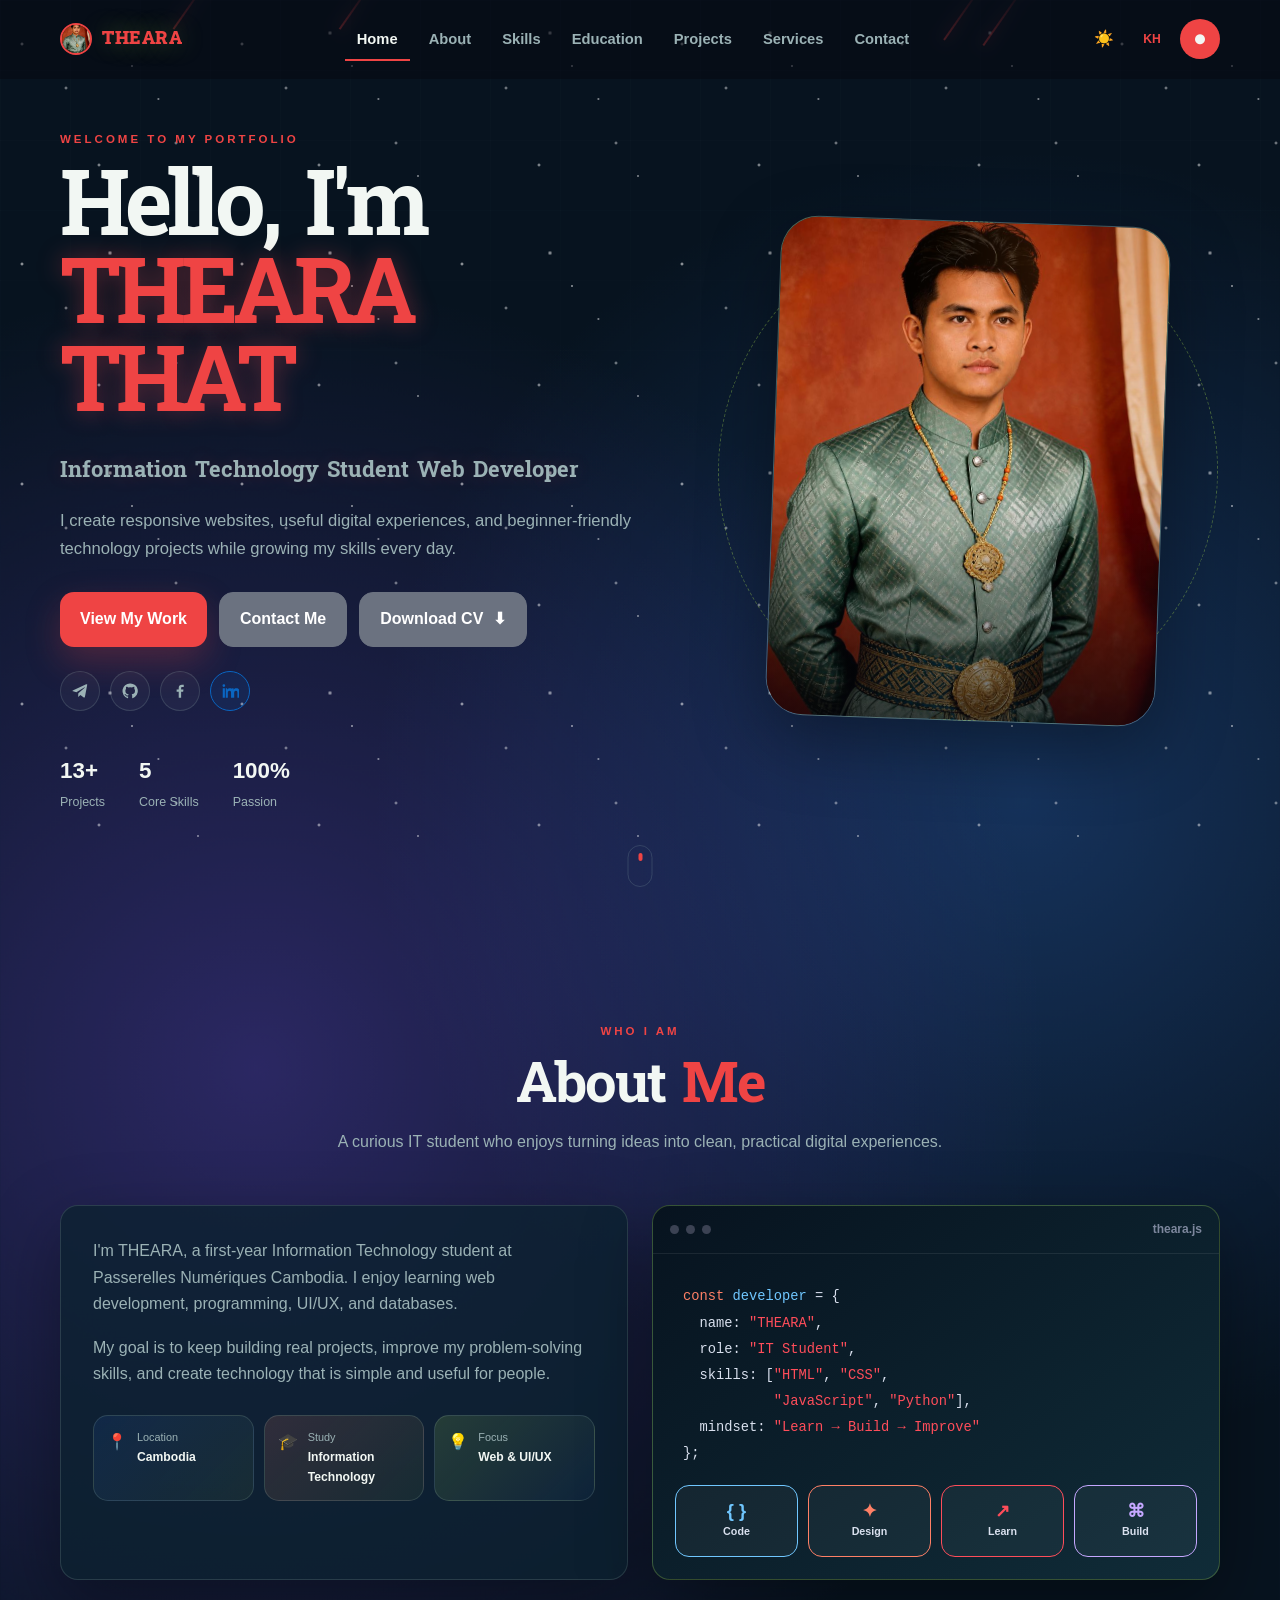
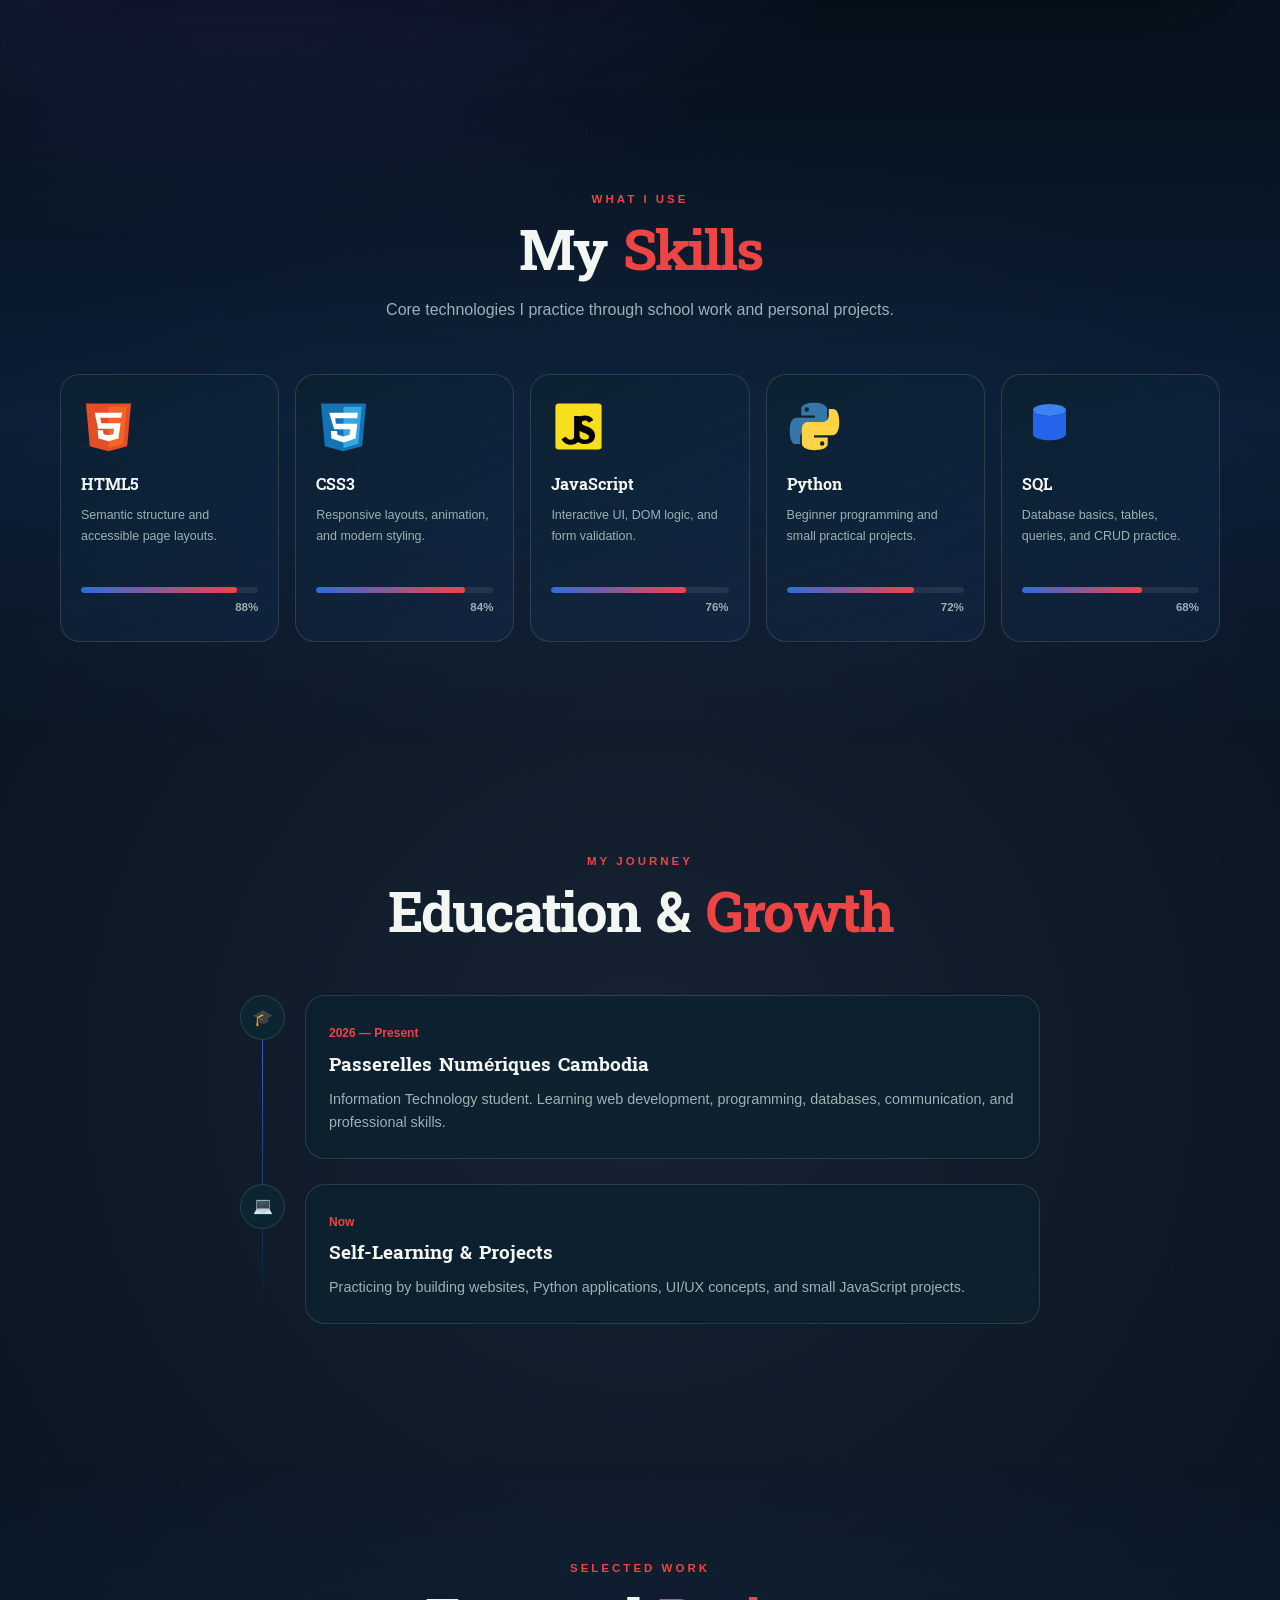
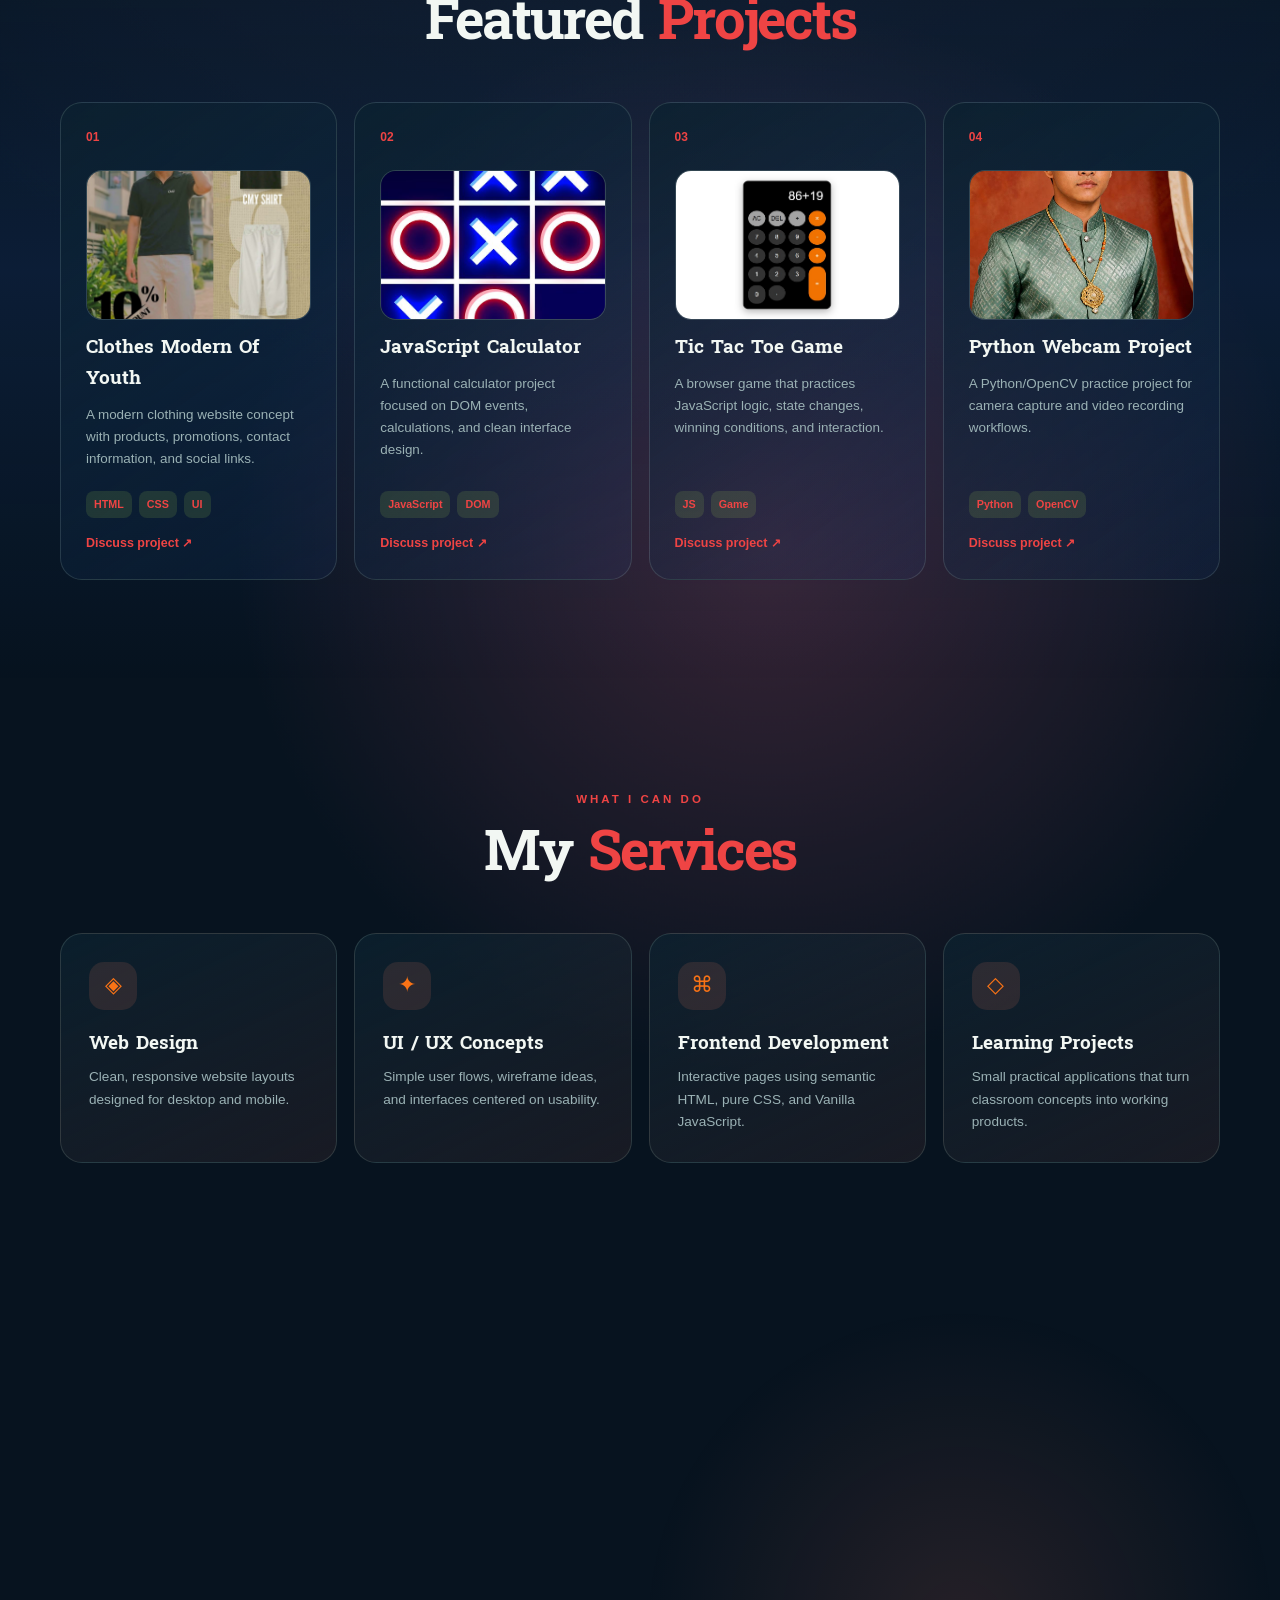
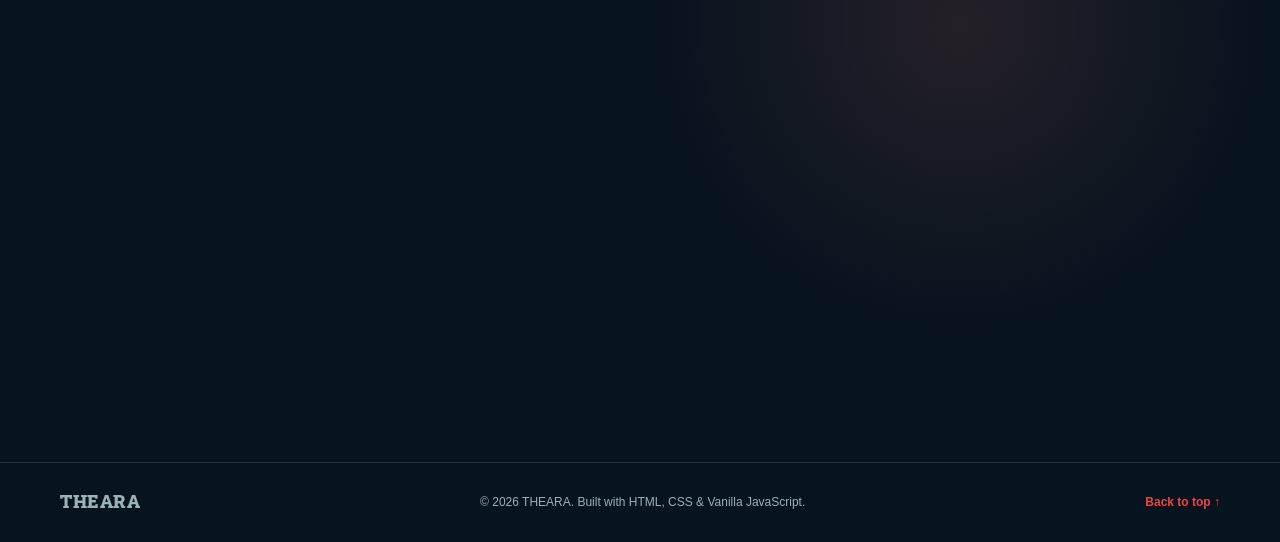
<file: index.html>
<!DOCTYPE html>
<html lang="en" data-theme="dark">

<head>
  <meta charset="UTF-8">
  <meta name="viewport" content="width=device-width, initial-scale=1.0, viewport-fit=cover">

  <!-- ===== Primary SEO ===== -->
  <title>Theara That</title>
  <meta name="title" content="Theara">
  <meta name="description"
    content="Portfolio of Theara (ធារ៉ា), a full-stack web developer from Phnom Penh, Cambodia. គេហទំព័រផលការងាររបស់ theara អ្នកអភិវឌ្ឍន៍គេហទំព័រ Full-Stack ដែលបង្កើតគេហទំព័រលឿន ស្អាត និងមានប្រសិទ្ធភាព។">
  <meta name="keywords"
    content="Theara, web developer portfolio, full-stack developer, Cambodia developer, Flask developer, JavaScript developer, Phnom Penh web developer, អ្នកអភិវឌ្ឍន៍គេហទំព័រ, អ្នកអភិវឌ្ឍន៍ Web developer, កម្ពុជា">
  <meta name="author" content="Theara">
  <meta name="robots" content="index, follow">
  <link rel="canonical" href="https://theara-that.vercel.app/">
 <meta name="google-site-verification" content="google-site-verification: googleb26cb705396bf2af.html" />

  <!-- ===== Open Graph ===== -->
  <meta property="og:type" content="website">
  <meta property="og:url" content="https://theara-that.vercel.app/">
  <meta property="og:site_name" content="Theara Portfolio">
  <meta property="og:title" content="Theara Web Developer">
  <meta property="og:description"
    content="Portfolio of Theara, a web developer from Phnom Penh, Cambodia. Explore projects, skills, and experience. គេហទំព័រផលការងាររបស់ ធារ៉ា។">
  <meta property="og:image" content="https://theara-that.vercel.app/">
  <meta property="og:image:width" content="1200">
  <meta property="og:image:height" content="630">
  <meta property="og:locale" content="en_US">
  <meta property="og:locale:alternate" content="km_KH">

  <!-- ===== Twitter / X ===== -->
  <meta name="twitter:card" content="summary_large_image">
  <meta name="twitter:url" content="https://darachan.dev/">
  <meta name="twitter:title" content="Theara ធារ៉ា — Web Developer">
  <meta name="twitter:description"
    content="Portfolio of Theara ធារ៉ា web developer from Phnom Penh, Cambodia. គេហទំព័រផលការងាររបស់ ធារ៉ា។">
  <meta name="twitter:image" content="https://theara-that.vercel.app/">

  <!-- ===== Theme color (updated by JS on toggle) ===== -->
  <meta name="theme-color" content="#0a0d16">

  <!-- ===== Favicon ===== -->
  <link rel="icon" type="image/svg+xml" href="assets/icons/favicon.svg?v=2">
  <link rel="icon" type="image/jpeg" href="profile.jpg?v=2">
  <link rel="shortcut icon" href="assets/icons/favicon.svg?v=2">
  <link rel="apple-touch-icon" href="profile.jpg?v=2">

  <!-- ===== Fonts ===== -->
  <link rel="preconnect" href="https://fonts.googleapis.com">
  <link rel="preconnect" href="https://fonts.gstatic.com" crossorigin>
  <link
    href="https://fonts.googleapis.com/css2?family=Space+Grotesk:wght@500;600;700&family=Inter:wght@400;500;600;700&family=JetBrains+Mono:wght@400;500;600&family=Noto+Sans+JP:wght@400;500;600;700&family=Noto+Sans+Khmer:wght@400;500;600;700&display=swap"
    rel="stylesheet">

  <link rel="stylesheet" href="style.css">
</head>

<body>
  <div class="meteor-field" aria-hidden="true"></div>

  <header class="site-header" id="top">
    <nav class="navbar container" aria-label="Primary navigation">
      <a class="brand" href="#home" aria-label="THEARA home"><img class="nav-avatar" src="assets/profile.png" alt=""> <span>THEARA</span></a>

      <div class="nav-actions">
        <button class="icon-btn theme-toggle" type="button" aria-label="Toggle dark and light mode" title="Theme">☀️</button>
        <button class="lang-btn" type="button" aria-label="Switch language">KH</button>
        <div class="color-picker">
          <button class="color-btn" type="button" aria-label="Choose website color" aria-expanded="false" title="Choose color">●</button>
          <div class="color-options" role="group" aria-label="Website colors">
            <button class="color-option color-red" type="button" data-color="red" aria-label="Red" title="Red"></button>
            <button class="color-option color-yellow" type="button" data-color="yellow" aria-label="Yellow" title="Yellow"></button>
            <button class="color-option color-grey" type="button" data-color="grey" aria-label="Grey" title="Grey"></button>
          </div>
        </div>
        <button class="menu-toggle" type="button" aria-label="Open menu" aria-expanded="false">☰</button>
      </div>

      <ul class="nav-links">
        <li><a class="nav-link active" href="#home" data-i18n="navHome">Home</a></li>
        <li><a class="nav-link" href="#about" data-i18n="navAbout">About</a></li>
        <li><a class="nav-link" href="#skills" data-i18n="navSkills">Skills</a></li>
        <li><a class="nav-link" href="#education" data-i18n="navEducation">Education</a></li>
        <li><a class="nav-link" href="#projects" data-i18n="navProjects">Projects</a></li>
        <li><a class="nav-link" href="#services" data-i18n="navServices">Services</a></li>
        <li><a class="nav-link" href="#contact" data-i18n="navContact">Contact</a></li>
      </ul>
    </nav>
  </header>

  <main>
    <section class="hero section" id="home">
      <div class="container hero-grid">
        <div class="hero-copy reveal">
          <p class="eyebrow" data-i18n="heroEyebrow">WELCOME TO MY PORTFOLIO</p>
          <h1 data-i18n="heroTitle">Hello, I'm <span class="name-live">THEARA</span></h1>
          <h2 class="hero-role-live" data-i18n="heroRole">Information Technology student Web Developer</h2>
          <p class="hero-text" data-i18n="heroText">I create responsive websites, useful digital experiences, and beginner-friendly technology projects while growing my skills every day.</p>
          <div class="hero-buttons">
            <a class="btn btn-primary" href="#projects" data-i18n="viewWork">View My Work <span>↗</span></a>
            <a class="btn btn-ghost" href="#contact" data-i18n="contactMe">Contact Me <span>✦</span></a>
            <a class="btn btn-ghost" href="assets/theara.pdf" download="Theara_CV.pdf" data-i18n="downloadCV">Download CV <span>⬇</span></a>
          </div>
          <div class="social-links" aria-label="Social links">
            <a href="https://t.me/september_shika" target="_blank" rel="noopener" aria-label="Telegram @september_shika" title="Telegram @september_shika">
              <svg viewBox="0 0 24 24" aria-hidden="true"><path d="m21.7 3.4-3.1 16.2c-.2 1.1-.8 1.4-1.6.9l-4.5-3.3-2.2 2.1c-.2.2-.4.4-.8.4l.3-4.6 8.4-7.6c.4-.4-.1-.6-.6-.2L7.2 13.8l-4.4-1.4c-1-.3-1-1 .2-1.5L20.2 3c.9-.3 1.7.2 1.5.4Z"/></svg>
            </a>
            <a href="https://github.com/Theara2009" target="_blank" rel="noopener" aria-label="GitHub" title="GitHub">
              <svg viewBox="0 0 24 24" aria-hidden="true"><path d="M12 2a10 10 0 0 0-3.2 19.5c.5.1.7-.2.7-.5v-1.8c-2.8.6-3.4-1.2-3.4-1.2-.5-1.2-1.1-1.5-1.1-1.5-.9-.6.1-.6.1-.6 1 0 1.6 1 1.6 1 .9 1.6 2.4 1.1 3 .8.1-.7.4-1.1.6-1.3-2.2-.3-4.5-1.1-4.5-4.8 0-1.1.4-2 1-2.7-.1-.3-.4-1.3.1-2.7 0 0 .8-.3 2.8 1a9.7 9.7 0 0 1 5.1 0c2-1.3 2.8-1 2.8-1 .5 1.4.2 2.4.1 2.7.6.7 1 1.6 1 2.7 0 3.7-2.3 4.5-4.5 4.8.4.3.7 1 .7 1.9V21c0 .3.2.6.7.5A10 10 0 0 0 12 2Z"/></svg>
            </a>
            <a href="https://www.facebook.com/thmthoh" target="_blank" rel="noopener" aria-label="Facebook" title="Facebook">
              <svg viewBox="0 0 24 24" aria-hidden="true"><path d="M13.5 21v-8h2.7l.4-3h-3.1V8.1c0-.9.3-1.6 1.7-1.6h1.8V3.8c-.3 0-1.3-.1-2.5-.1-2.5 0-4.2 1.5-4.2 4.3V10H7.5v3h2.8v8h3.2Z"/></svg>
            </a>
            <a class="linkedin-link" href="https://www.linkedin.com/in/theara-that-a3b5a9431/" target="_blank" rel="noopener" aria-label="LinkedIn" title="LinkedIn">
              <svg viewBox="0 0 24 24" aria-hidden="true"><path d="M5.2 8.4H2.3V21h2.9V8.4ZM3.8 3A1.8 1.8 0 1 0 3.8 6.6 1.8 1.8 0 0 0 3.8 3ZM9.1 8.4H6.3V21h2.8v-6.2c0-1.6.3-3.2 2.3-3.2 2 0 2 1.9 2 3.3V21h2.9v-6.8c0-3.3-.7-5.8-4.5-5.8-1.8 0-3 .9-3.5 1.8h-.1V8.4ZM17.6 8.4h-2.8V21h2.8v-6.2c0-1.6.3-3.2 2.3-3.2 2 0 2 1.9 2 3.3V21h2.9v-6.8c0-3.3-.7-5.8-4.5-5.8-1.8 0-3 .9-3.5 1.8h-.1V8.4Z"/></svg>
            </a>
          </div>
          <div class="hero-stats">
            <div><strong>13+</strong><span data-i18n="statProjects">Projects</span></div>
            <div><strong>5</strong><span data-i18n="statSkills">Core Skills</span></div>
            <div><strong>100%</strong><span data-i18n="statPassion">Passion</span></div>
          </div>
        </div>

        <div class="hero-visual reveal">
          <div class="orbit orbit-one"></div>
          <div class="orbit orbit-two"></div>
          <div class="profile-card">
            <div class="profile-glow"></div>
            <img src="assets/profile.png" alt="THEARA profile portrait">
          </div>
        </div>
      </div>
      <a class="scroll-cue" href="#about" aria-label="Scroll to about"><span></span></a>
    </section>

    <section class="section" id="about">
      <div class="container">
        <div class="section-heading reveal">
          <p class="eyebrow" data-i18n="aboutEyebrow">WHO I AM</p>
          <h2 data-i18n="aboutTitle">About <span>Me</span></h2>
          <p data-i18n="aboutLead">A curious IT student who enjoys turning ideas into clean, practical digital experiences.</p>
        </div>
        <div class="about-grid">
          <div class="about-card glass reveal">
            <p data-i18n="aboutP1">I'm THEARA, a first-year Information Technology student at Passerelles Numériques Cambodia. I enjoy learning web development, programming, UI/UX, and databases.</p>
            <p data-i18n="aboutP2">My goal is to keep building real projects, improve my problem-solving skills, and create technology that is simple and useful for people.</p>
            <div class="quick-facts">
              <div><span>📍</span><div><small data-i18n="locationLabel">Location</small><strong>Cambodia</strong></div></div>
              <div><span>🎓</span><div><small data-i18n="studyLabel">Study</small><strong>Information Technology</strong></div></div>
              <div><span>💡</span><div><small data-i18n="focusLabel">Focus</small><strong>Web &amp; UI/UX</strong></div></div>
            </div>
          </div>
          <div class="about-terminal reveal">
            <div class="terminal-top"><span></span><span></span><span></span><b>theara.js</b></div>
            <pre><code><span class="purple">const</span> <span class="blue">developer</span> = {
  name: <span class="green">"THEARA"</span>,
  role: <span class="green">"IT Student"</span>,
  skills: [<span class="green">"HTML"</span>, <span class="green">"CSS"</span>,
           <span class="green">"JavaScript"</span>, <span class="green">"Python"</span>],
  mindset: <span class="green">"Learn → Build → Improve"</span>
};</code></pre>
            <div class="developer-icons" aria-label="Developer profile highlights">
              <div class="developer-icon icon-code"><span>{ }</span><small>Code</small></div>
              <div class="developer-icon icon-design"><span>✦</span><small>Design</small></div>
              <div class="developer-icon icon-learn"><span>↗</span><small>Learn</small></div>
              <div class="developer-icon icon-build"><span>⌘</span><small>Build</small></div>
            </div>
          </div>
        </div>
      </div>
    </section>

    <section class="section alt-section" id="skills">
      <div class="container">
        <div class="section-heading reveal">
          <p class="eyebrow" data-i18n="skillsEyebrow">WHAT I USE</p>
          <h2 data-i18n="skillsTitle">My <span>Skills</span></h2>
          <p data-i18n="skillsLead">Core technologies I practice through school work and personal projects.</p>
        </div>
        <div class="skills-grid">
          <article class="skill-card reveal">
            <img src="assets/html.svg" alt="HTML5 icon"><h3>HTML5</h3><p data-i18n="htmlDesc">Semantic structure and accessible page layouts.</p><div class="skill-bar"><span style="--level:88%"></span></div><b>88%</b>
          </article>
          <article class="skill-card reveal">
            <img src="assets/css.svg" alt="CSS3 icon"><h3>CSS3</h3><p data-i18n="cssDesc">Responsive layouts, animation, and modern styling.</p><div class="skill-bar"><span style="--level:84%"></span></div><b>84%</b>
          </article>
          <article class="skill-card reveal">
            <img src="assets/javascript.svg" alt="JavaScript icon"><h3>JavaScript</h3><p data-i18n="jsDesc">Interactive UI, DOM logic, and form validation.</p><div class="skill-bar"><span style="--level:76%"></span></div><b>76%</b>
          </article>
          <article class="skill-card reveal">
            <img src="assets/python.svg" alt="Python icon"><h3>Python</h3><p data-i18n="pythonDesc">Beginner programming and small practical projects.</p><div class="skill-bar"><span style="--level:72%"></span></div><b>72%</b>
          </article>
          <article class="skill-card reveal">
            <img src="assets/sql.svg" alt="SQL database icon"><h3>SQL</h3><p data-i18n="sqlDesc">Database basics, tables, queries, and CRUD practice.</p><div class="skill-bar"><span style="--level:68%"></span></div><b>68%</b>
          </article>
        </div>
      </div>
    </section>

    <section class="section" id="education">
      <div class="container">
        <div class="section-heading reveal">
          <p class="eyebrow" data-i18n="eduEyebrow">MY JOURNEY</p>
          <h2 data-i18n="eduTitle">Education &amp; <span>Growth</span></h2>
        </div>
        <div class="timeline">
          <article class="timeline-item reveal"><div class="timeline-dot">🎓</div><div class="timeline-card"><span class="date">2026 — Present</span><h3>Passerelles Numériques Cambodia</h3><p data-i18n="eduPnc">Information Technology student. Learning web development, programming, databases, communication, and professional skills.</p></div></article>
          <article class="timeline-item reveal"><div class="timeline-dot">💻</div><div class="timeline-card"><span class="date" data-i18n="now">Now</span><h3 data-i18n="selfTitle">Self-Learning &amp; Projects</h3><p data-i18n="selfP">Practicing by building websites, Python applications, UI/UX concepts, and small JavaScript projects.</p></div></article>
        </div>
      </div>
    </section>

    <section class="section alt-section" id="projects">
      <div class="container">
        <div class="section-heading reveal">
          <p class="eyebrow" data-i18n="projectsEyebrow">SELECTED WORK</p>
          <h2 data-i18n="projectsTitle">Featured <span>Projects</span></h2>
        </div>
        <div class="project-grid">
          <article class="project-card reveal"><div class="project-number">01</div><div class="project-icon"><img src="assets/Clothes Modern Of Youth.jpg" alt="Clothes Modern Of Youth project preview"></div><h3>Clothes Modern Of Youth</h3><p data-i18n="project1">A modern clothing website concept with products, promotions, contact information, and social links.</p><div class="tags"><span>HTML</span><span>CSS</span><span>UI</span></div><a href="#contact" data-i18n="projectLink">Discuss project ↗</a></article>
          <article class="project-card reveal"><div class="project-number">02</div><div class="project-icon"><img src="assets/JavaScript Calculator.jpg" alt="JavaScript Calculator project preview"></div><h3>JavaScript Calculator</h3><p data-i18n="project2">A functional calculator project focused on DOM events, calculations, and clean interface design.</p><div class="tags"><span>JavaScript</span><span>DOM</span></div><a href="#contact" data-i18n="projectLink">Discuss project ↗</a></article>
          <article class="project-card reveal"><div class="project-number">03</div><div class="project-icon"><img src="assets/Tic Tac Toe Game.jpg" alt="Tic Tac Toe Game project preview"></div><h3>Tic Tac Toe Game</h3><p data-i18n="project3">A browser game that practices JavaScript logic, state changes, winning conditions, and interaction.</p><div class="tags"><span>JS</span><span>Game</span></div><a href="#contact" data-i18n="projectLink">Discuss project ↗</a></article>
          <article class="project-card reveal"><div class="project-number">04</div><div class="project-icon"><img src="assets/profile.png" alt="Python webcam project preview"></div><h3>Python Webcam Project</h3><p data-i18n="project4">A Python/OpenCV practice project for camera capture and video recording workflows.</p><div class="tags"><span>Python</span><span>OpenCV</span></div><a href="#contact" data-i18n="projectLink">Discuss project ↗</a></article>
        </div>
      </div>
    </section>

    <section class="section" id="services">
      <div class="container">
        <div class="section-heading reveal">
          <p class="eyebrow" data-i18n="servicesEyebrow">WHAT I CAN DO</p>
          <h2 data-i18n="servicesTitle">My <span>Services</span></h2>
        </div>
        <div class="service-grid">
          <article class="service-card reveal"><span class="service-icon">◈</span><h3 data-i18n="service1Title">Web Design</h3><p data-i18n="service1">Clean, responsive website layouts designed for desktop and mobile.</p></article>
          <article class="service-card reveal"><span class="service-icon">✦</span><h3 data-i18n="service2Title">UI / UX Concepts</h3><p data-i18n="service2">Simple user flows, wireframe ideas, and interfaces centered on usability.</p></article>
          <article class="service-card reveal"><span class="service-icon">⌘</span><h3 data-i18n="service3Title">Frontend Development</h3><p data-i18n="service3">Interactive pages using semantic HTML, pure CSS, and Vanilla JavaScript.</p></article>
          <article class="service-card reveal"><span class="service-icon">◇</span><h3 data-i18n="service4Title">Learning Projects</h3><p data-i18n="service4">Small practical applications that turn classroom concepts into working products.</p></article>
        </div>
      </div>
    </section>

    <section class="section contact-section" id="contact">
      <div class="container contact-grid">
        <div class="contact-copy reveal">
          <p class="eyebrow" data-i18n="contactEyebrow">LET'S CONNECT</p>
          <h2 data-i18n="contactTitle">Have an idea? <span>Let's build it.</span></h2>
          <p data-i18n="contactLead">Send me a message. This demo form validates your information on the browser and shows a success message without a backend.</p>
          <div class="contact-list">
            <a href="mailto:thattheavy92@gmail.com">✉️ <span>thattheavy92@gmail.com</span></a>
            <a href="#home">🌐 <span data-i18n="portfolioLink">Personal Portfolio</span></a>
            <a href="#about">📍 <span>Cambodia</span></a>
          </div>
        </div>

        <form class="contact-form glass reveal" id="contactForm" novalidate>
          <div class="form-row">
            <label><span data-i18n="nameLabel">Name</span><input id="name" name="name" type="text" autocomplete="name" placeholder="Your name" required><small class="error"></small></label>
            <label><span data-i18n="emailLabel">Email</span><input id="email" name="email" type="email" autocomplete="email" placeholder="you@example.com" required><small class="error"></small></label>
          </div>
          <label><span data-i18n="subjectLabel">Subject</span><input id="subject" name="subject" type="text" placeholder="Project idea" required><small class="error"></small></label>
          <label><span data-i18n="messageLabel">Message</span><textarea id="message" name="message" rows="6" placeholder="Tell me about your idea..." required></textarea><small class="error"></small></label>
          <button class="btn btn-primary submit-btn" type="submit"><span data-i18n="sendMessage">Send Message</span> <span>➜</span></button>
          <p class="form-status" role="status" aria-live="polite"></p>
        </form>
      </div>
    </section>
  </main>

  <footer class="footer">
    <div class="container footer-inner">
      <a class="brand" href="#home">THEARA</a>
      <p>© <span id="year"></span> THEARA. <span data-i18n="footerText">Built with HTML, CSS &amp; Vanilla JavaScript.</span></p>
      <a href="#top" class="footer-top" data-i18n="backTop"></a>
    </div>
  </footer>

  <button class="back-top" id="backTop" type="button" aria-label="Back to top">↑</button>
  <div class="toast" id="toast" role="status" aria-live="polite"></div>

  <script src="script.js"></script>
</body>
</html>
</file>
<file: style.css>
@import url('https://fonts.googleapis.com/css2?family=Battambang:wght@400;700;900&display=swap');

:root {
  --bg: #07131f;
  --bg-2: #0c2230;
  --surface: rgba(12, 34, 48, .78);
  --surface-solid: #0d2431;
  --text: #f2f7f3;
  --muted: #9bb2b5;
  --line: rgba(202, 238, 216, .14);
  --primary: #2d6cdf;
  --primary-2: #ff4d5a;
  --accent: #ff8066;
  --danger: #fb7185;
  --success: #34d399;
  --shadow: 0 24px 70px rgba(0,0,0,.35);
  --radius: 18px;
  --max: 1160px;
}
[data-theme="light"] {
  --bg: #f3f6ef;
  --bg-2: #dce9df;
  --surface: rgba(255,255,255,.82);
  --surface-solid: #ffffff;
  --text: #10212a;
  --muted: #587076;
  --line: rgba(16,33,42,.13);
  --shadow: 0 24px 70px rgba(38,55,92,.13);
}
* { box-sizing: border-box; margin: 0; padding: 0; }
html {
  scroll-behavior: smooth;
  scroll-padding-top: 90px;
  -webkit-overflow-scrolling: touch;
}
body {
  font-family: "Trebuchet MS", "Segoe UI", sans-serif;
  color: var(--text);
  background:
    radial-gradient(circle at 20% 20%, rgba(126, 87, 255, .30), transparent 18%),
    radial-gradient(circle at 80% 15%, rgba(59,130,246,.28), transparent 14%),
    radial-gradient(circle at 60% 70%, rgba(255,106,144,.20), transparent 14%),
    radial-gradient(circle at 50% 50%, rgba(30,41,59,.7), transparent 35%),
    var(--bg);
  line-height: 1.65; overflow-x: hidden; overscroll-behavior-y: contain; transition: background .1s, color .1s;
}
h1, h2, h3, .brand { font-family: "Battambang", "Trebuchet MS", sans-serif; }
body::before {
  content:"";
  position:fixed;
  inset:0;
  pointer-events:none;
  background:
    radial-gradient(2px 2px at 10% 20%, rgba(255,255,255,.9), transparent),
    radial-gradient(2px 2px at 30% 40%, rgba(255,255,255,.7), transparent),
    radial-gradient(1.5px 1.5px at 60% 30%, rgba(255,255,255,.9), transparent),
    radial-gradient(2px 2px at 80% 65%, rgba(255,255,255,.7), transparent),
    radial-gradient(1.5px 1.5px at 90% 80%, rgba(255,255,255,.8), transparent),
    radial-gradient(2.5px 2.5px at 50% 15%, rgba(255,255,255,.75), transparent),
    radial-gradient(2px 2px at 45% 75%, rgba(255,255,255,.8), transparent),
    radial-gradient(1.5px 1.5px at 72% 45%, rgba(255,255,255,.75), transparent);
  background-size: 220px 220px;
  opacity: .9;
  z-index:-3;
}
body::after {
  content:"";
  position:fixed;
  inset:0;
  pointer-events:none;
  background-image: linear-gradient(var(--line) 1px, transparent 1px), linear-gradient(90deg, var(--line) 1px, transparent 1px);
  background-size: 70px 70px;
  mask-image: linear-gradient(to bottom, black, transparent 75%);
  opacity: .14;
  z-index:-2;
}
a { color: inherit; text-decoration: none; }
button, input, textarea { font: inherit; }
button { cursor: pointer; }
img { max-width:100%; display:block; }
.container { width:min(var(--max), calc(100% - 40px)); margin-inline:auto; }
.section { padding: 105px 0; position:relative; }
.alt-section { background: linear-gradient(180deg, transparent, rgba(45,108,223,.12), transparent); }
.site-header { position:fixed; top:0; left:0; width:100%; z-index:50; background:rgba(8,11,20,.62); border-bottom:1px solid transparent; transition:.3s; }
[data-theme="light"] .site-header { background:rgba(245,247,251,.72); }
.site-header.scrolled { border-bottom-color:var(--line); }
.navbar { min-height:78px; display:flex; align-items:center; justify-content:space-between; gap:20px; }
.brand { display:flex; align-items:center; gap:10px; font-weight:900; font-size:1.1rem; letter-spacing:.5px; }
.nav-avatar { width:32px; height:32px; object-fit:cover; border-radius:50%; border:2px solid var(--primary-2); }
.brand span { color:var(--primary-2); text-shadow:0 0 24px rgba(184,239,85,.35); }
.nav-links { display:flex; list-style:none; gap:7px; align-items:center; }
.nav-link { display:block; padding:10px 12px; border-radius:999px; background:transparent; border:none; color:var(--muted); font-size:.92rem; font-weight:700; transition:.25s; }
.nav-link:hover, .nav-link.active { color:var(--text); background:transparent; box-shadow:none; }
.nav-link:hover { opacity:1; }
.nav-link.active { border-bottom:2px solid var(--primary-2); border-radius:0; padding-bottom:8px; }
.nav-actions { display:flex; align-items:center; gap:8px; order:3; }
.header-profile { width:40px; height:40px; display:grid; place-items:center; border:1px solid var(--primary-2); border-radius:50%; overflow:hidden; transition:.25s; }
.header-profile img { width:100%; height:100%; object-fit:cover; }
.header-profile:hover { transform:translateY(-2px); border-color:var(--accent); box-shadow:0 0 0 4px rgba(255,128,102,.12); }
.icon-btn, .lang-btn, .menu-toggle { width:40px; height:40px; border:none; color:var(--text); background:transparent; border-radius:50%; transition:transform .25s, background .25s, opacity .25s; }
.icon-btn { color:var(--text); }
.lang-btn { color:var(--primary-2); font-weight:900; font-size:.76rem; }
.menu-toggle { color:var(--text); }
.icon-btn:hover, .lang-btn:hover, .menu-toggle:hover { transform:translateY(-2px); background:rgba(255,255,255,.04); }
.color-picker { position:relative; }
.color-btn { width:40px; height:40px; border:none; border-radius:50%; background:transparent; color:var(--text); font-size:1.45rem; line-height:1; transition:transform .25s, background .25s; }
.color-btn:hover { transform:translateY(-2px); background:rgba(255,255,255,.04); }
.color-options { position:absolute; top:calc(100% + 10px); right:0; display:flex; gap:7px; padding:8px; border:1px solid var(--line); border-radius:14px; background:var(--surface-solid); box-shadow:var(--shadow); opacity:0; visibility:hidden; transform:translateY(-6px); transition:.2s; }
.color-picker.open .color-options { opacity:1; visibility:visible; transform:none; }
.color-option { width:25px; height:25px; border:2px solid rgba(255,255,255,.7); border-radius:50%; cursor:pointer; transition:transform .2s; }
.color-option:hover, .color-option.selected { transform:scale(1.18); }
.color-red { background:#ef4444; }.color-pink { background:#ec4899; }.color-yellow { background:#facc15; }.color-orange { background:#f97316; }.color-grey { background:#6b7280; }
.header-linkedin { width:40px; height:40px; display:grid; place-items:center; border:none; border-radius:50%; color:var(--text); background:transparent; transition:.25s; }
.header-linkedin:hover { color:var(--primary-2); background:rgba(184,239,85,.08); transform:translateY(-2px); }
.header-linkedin svg { width:18px; height:18px; fill:currentColor; }
.menu-toggle { display:none; font-size:1.2rem; }
.hero { min-height:100vh; display:flex; align-items:center; padding-top:130px; }
.hero-grid { display:grid; grid-template-columns:1.08fr .92fr; gap:65px; align-items:center; }
.eyebrow { color:var(--primary-2); letter-spacing:3px; font-size:.72rem; font-weight:900; margin-bottom:15px; }
.hero h1 { font-size:clamp(3rem, 7vw, 6rem); line-height:.98; letter-spacing:-.055em; max-width:850px; }
.hero h1 span, .section-heading h2 span, .contact-copy h2 span { color:var(--primary-2); }
.name-live { display:inline-block; animation:namePulse 2.8s ease-in-out infinite; text-shadow:0 0 24px rgba(255,77,90,.35); }
.hero h2 { color:var(--muted); font-size:clamp(1.05rem,2vw,1.4rem); margin:25px 0 18px; font-weight:700; }
.hero-copy > * { opacity:0; animation:heroElementIn .75s cubic-bezier(.2,.8,.2,1) forwards; }
.hero-copy > :nth-child(1) { animation-delay:.12s; }
.hero-copy > :nth-child(2) { animation-delay:.24s; }
.hero-copy > :nth-child(3) { animation:heroElementIn .75s cubic-bezier(.2,.8,.2,1) .36s forwards, roleRun 3.8s ease-in-out 1.1s infinite; }
.hero-copy > :nth-child(4) { animation-delay:.48s; }
.hero-copy > :nth-child(5) { animation-delay:.6s; }
.hero-copy > :nth-child(6) { animation-delay:.72s; }
.hero-copy > :nth-child(7) { animation-delay:.84s; }
.hero-role-live { display:inline-block; text-shadow:0 0 18px rgba(255,77,90,.2); }
.hero-text { max-width:670px; color:var(--muted); font-size:1.04rem; }
.hero-buttons { display:flex; flex-wrap:wrap; gap:12px; margin-top:30px; }
.btn { border:0; border-radius:14px; padding:13px 20px; display:inline-flex; align-items:center; justify-content:center; gap:10px; font-weight:900; transition:transform .25s, box-shadow .25s, background .25s; }
.btn:hover { transform:translateY(-3px); }
.btn-primary { color:#fff; background:#ef4444; box-shadow:0 14px 35px rgba(239,68,68,.25); }
.btn-primary:hover { background:#dc2626; }
.btn-ghost { border:1px solid #6b7280; background:#6b7280; color:#fff; }
.btn-ghost:hover { border-color:#4b5563; background:#4b5563; }
.social-links { display:flex; gap:10px; margin-top:24px; }
.social-links a { width:40px; height:40px; display:grid; place-items:center; border:1px solid var(--line); border-radius:50%; color:var(--muted); background:rgba(255,255,255,.035); transition:transform .25s, color .25s, border-color .25s, background .25s; }
.social-links a:hover { transform:translateY(-4px); color:var(--primary-2); border-color:var(--primary-2); background:rgba(184,239,85,.1); }
.social-links .linkedin-link { color:#0a66c2; border-color:#0a66c2; background:rgba(10,102,194,.12); }
.social-links .linkedin-link:hover { color:#fff; border-color:#0a66c2; background:#0a66c2; }
.social-links svg { width:18px; height:18px; fill:currentColor; }
.social-links svg rect, .social-links svg circle { fill:none; stroke:currentColor; stroke-width:2; }
.social-links svg .social-dot { fill:currentColor; stroke:0; }
.hero-stats { display:flex; gap:34px; margin-top:42px; }
.hero-stats div { display:grid; gap:2px; }
.hero-stats strong { font-size:1.4rem; }
.hero-stats span { color:var(--muted); font-size:.78rem; }
.hero-visual { position:relative; min-height:550px; display:grid; place-items:center; }
.profile-card { width:min(390px, 82vw); aspect-ratio: .78; position:relative; border:1px solid rgba(202,238,216,.25); border-radius:38px; overflow:hidden; background:linear-gradient(160deg, rgba(184,239,85,.16), rgba(45,108,223,.12)); box-shadow:var(--shadow); transform:rotate(2deg); animation:profileFloat 4.8s ease-in-out infinite; }
.profile-card::after { content:""; position:absolute; inset:0; background:linear-gradient(180deg,transparent 55%,rgba(5,7,13,.65)); }
.profile-card img { width:100%; height:100%; object-fit:cover; }
.profile-glow { position:absolute; width:220px; height:220px; background:var(--accent); filter:blur(80px); opacity:.3; top:-70px; right:-70px; animation:profileGlow 4s ease-in-out infinite; }
.profile-badge { position:absolute; z-index:2; bottom:20px; left:20px; right:20px; border:1px solid rgba(255,255,255,.13); background:rgba(5,8,15,.72); padding:12px 14px; border-radius:15px; display:flex; align-items:center; gap:9px; font-size:.78rem; }
.pulse-dot { width:9px; height:9px; border-radius:50%; background:var(--success); box-shadow:0 0 0 7px rgba(52,211,153,.12); }
.orbit { position:absolute; border:1px dashed rgba(184,239,85,.34); border-radius:50%; }
.orbit-one { width:500px; height:500px; transform:rotate(20deg); animation:orbitSpin 18s linear infinite; }
.orbit-two { width:360px; height:360px; border-color:rgba(45,108,223,.4); transform:rotate(-28deg); animation:orbitSpinReverse 13s linear infinite; }
.scroll-cue { position:absolute; bottom:30px; left:50%; transform:translateX(-50%); width:25px; height:42px; border:1px solid var(--line); border-radius:20px; display:grid; place-items:start center; padding-top:7px; }
.scroll-cue span { width:4px; height:8px; background:var(--primary-2); border-radius:5px; animation:scrollDot 1.5s infinite; }
.section-heading { text-align:center; max-width:700px; margin:0 auto 50px; }
.section-heading h2 { font-size:clamp(2.2rem,5vw,3.5rem); line-height:1.05; letter-spacing:-.04em; }
.section-heading > p:last-child { color:var(--muted); margin-top:14px; }
.about-grid { display:grid; grid-template-columns:1fr 1fr; gap:24px; align-items:stretch; }
.glass { background:var(--surface); border:1px solid var(--line); box-shadow:var(--shadow); }
.about-card { border-radius:var(--radius); padding:32px; }
.about-card > p { color:var(--muted); margin-bottom:17px; }
.quick-facts { display:grid; grid-template-columns:repeat(3,1fr); gap:10px; margin-top:28px; }
.quick-facts > div { border:1px solid var(--line); padding:13px; border-radius:15px; display:flex; gap:10px; background:linear-gradient(135deg, rgba(45,108,223,.12), rgba(184,239,85,.06)); }
.quick-facts > div:nth-child(2) { background:linear-gradient(135deg, rgba(255,128,102,.14), rgba(184,239,85,.06)); }
.quick-facts > div:nth-child(3) { background:linear-gradient(135deg, rgba(184,239,85,.14), rgba(45,108,223,.06)); }
.quick-facts small { color:var(--muted); display:block; font-size:.68rem; }
.quick-facts strong { display:block; font-size:.76rem; }
.about-terminal { border:1px solid rgba(184,239,85,.25); border-radius:var(--radius); overflow:hidden; background:linear-gradient(145deg,#07131f,#102c38); box-shadow:var(--shadow); }
.terminal-top { height:48px; padding:0 17px; display:flex; align-items:center; gap:7px; border-bottom:1px solid rgba(255,255,255,.08); color:#7d879d; }
.terminal-top span { width:9px; height:9px; border-radius:50%; background:#3b4253; }
.terminal-top b { margin-left:auto; font-size:.75rem; font-weight:600; }
.about-terminal pre { padding:30px 30px 18px; overflow:auto; color:#d9e0ee; font-size:.86rem; line-height:1.9; }
.purple{color:#ff8066}.blue{color:#70c7ff}.green{color:#ff4d5a}
.developer-icons { display:grid; grid-template-columns:repeat(4,1fr); gap:10px; padding:0 22px 22px; }
.developer-icon { min-height:72px; display:grid; place-items:center; align-content:center; gap:3px; border:1px solid currentColor; border-radius:14px; background:rgba(255,255,255,.04); }
.developer-icon span { font-weight:900; font-size:1.15rem; line-height:1; }
.developer-icon small { color:#d9e0ee; font-size:.67rem; font-weight:800; }
.icon-code { color:#70c7ff; }.icon-design { color:#ff8066; }.icon-learn { color:#ff4d5a; }.icon-build { color:#c5a7ff; }
.skills-grid { display:grid; grid-template-columns:repeat(5,1fr); gap:16px; }
.skill-card { position:relative; padding:24px 20px; border:1px solid var(--line); background:linear-gradient(155deg, var(--surface), rgba(45,108,223,.08)); border-radius:20px; overflow:hidden; transition:.3s; }
.skill-card:hover { transform:translateY(-7px) rotate(-1deg); border-color:rgba(184,239,85,.5); box-shadow:var(--shadow); }
.skill-card img { width:55px; height:55px; margin-bottom:18px; }
.skill-card h3 { font-size:1.02rem; }
.skill-card p { color:var(--muted); font-size:.78rem; min-height:64px; margin:7px 0 18px; }
.skill-card b { display:block; text-align:right; font-size:.72rem; color:var(--muted); margin-top:5px; }
.skill-bar { height:6px; background:rgba(255,255,255,.08); border-radius:9px; overflow:hidden; }
.skill-bar span { display:block; height:100%; width:var(--level); background:linear-gradient(90deg,var(--primary),var(--primary-2)); border-radius:inherit; }
.timeline { max-width:800px; margin:auto; position:relative; }
.timeline::before { content:""; position:absolute; left:22px; top:10px; bottom:10px; width:1px; background:linear-gradient(var(--primary),transparent); }
.timeline-item { position:relative; display:grid; grid-template-columns:45px 1fr; gap:20px; margin-bottom:25px; }
.timeline-dot { width:45px; height:45px; border-radius:50%; display:grid; place-items:center; background:var(--surface-solid); border:1px solid var(--line); z-index:2; }
.timeline-card { border:1px solid var(--line); background:var(--surface); border-radius:20px; padding:23px; }
.timeline-card .date { color:var(--primary-2); font-size:.75rem; font-weight:900; }
.timeline-card h3 { margin:4px 0 7px; }
.timeline-card p { color:var(--muted); font-size:.9rem; }
.project-grid { display:grid; grid-template-columns:repeat(4,1fr); gap:17px; }
.project-card { min-height:360px; padding:25px; border:1px solid var(--line); border-radius:22px; background:linear-gradient(145deg,var(--surface),rgba(45,108,223,.07)); display:flex; flex-direction:column; transition:.3s; position:relative; overflow:hidden; }
.project-card:hover { transform:translateY(-7px); box-shadow:var(--shadow); border-color:var(--accent); }
.project-number { color:var(--primary-2); font-weight:900; font-size:.75rem; }
.project-icon { margin:22px 0 12px; width:100%; height:150px; border-radius:16px; overflow:hidden; border:1px solid var(--line); background:rgba(255,255,255,.03); }
.project-icon img { width:100%; height:100%; object-fit:cover; display:block; }
.project-card h3 { font-size:1.18rem; }
.project-card p { color:var(--muted); font-size:.84rem; margin-top:10px; }
.tags { display:flex; flex-wrap:wrap; gap:7px; margin-top:auto; padding-top:20px; }
.tags span { padding:5px 8px; border-radius:8px; background:rgba(184,239,85,.12); color:var(--primary-2); font-size:.67rem; font-weight:800; }
.project-card > a { margin-top:15px; color:var(--primary-2); font-size:.78rem; font-weight:900; }
.service-grid { display:grid; grid-template-columns:repeat(4,1fr); gap:17px; }
.service-card { padding:28px; border:1px solid var(--line); border-radius:22px; background:linear-gradient(155deg, var(--surface), rgba(255,128,102,.07)); transition:.3s; }
.service-card:hover { transform:translateY(-6px); border-color:var(--accent); }
.service-icon { display:grid; place-items:center; width:48px; height:48px; border-radius:15px; background:rgba(255,128,102,.12); color:var(--accent); font-size:1.4rem; margin-bottom:18px; }
.service-card p { color:var(--muted); font-size:.85rem; margin-top:8px; }
.contact-section { background:radial-gradient(circle at 75% 45%,rgba(255,128,102,.12),transparent 30%); }
.contact-grid { display:grid; grid-template-columns:.8fr 1.2fr; gap:50px; align-items:start; }
.contact-copy h2 { font-size:clamp(2.5rem,5vw,4.2rem); line-height:1.02; letter-spacing:-.045em; }
.contact-copy > p:not(.eyebrow) { color:var(--muted); margin:20px 0 28px; max-width:520px; }
.contact-list { display:grid; gap:12px; }
.contact-list a { color:var(--muted); transition:.2s; }
.contact-list a:hover { color:var(--primary-2); transform:translateX(4px); }
.contact-form { padding:28px; border-radius:24px; display:grid; gap:16px; }
.form-row { display:grid; grid-template-columns:1fr 1fr; gap:16px; }
.contact-form label { display:grid; gap:7px; font-size:.78rem; font-weight:800; }
.contact-form input, .contact-form textarea { width:100%; border:1px solid var(--line); background:rgba(255,255,255,.035); color:var(--text); border-radius:12px; padding:12px 14px; outline:0; transition:.2s; resize:vertical; }
[data-theme="light"] .contact-form input, [data-theme="light"] .contact-form textarea { background:rgba(0,0,0,.025); }
.contact-form input:focus, .contact-form textarea:focus { border-color:var(--primary-2); box-shadow:0 0 0 4px rgba(184,239,85,.10); }
.contact-form input.invalid, .contact-form textarea.invalid { border-color:var(--danger); }
.error { color:var(--danger); min-height:14px; font-size:.7rem; }
.submit-btn { width:100%; }
.form-status { min-height:22px; text-align:center; font-size:.78rem; font-weight:800; }
.form-status.success { color:var(--success); }
.form-status.fail { color:var(--danger); }
.footer { border-top:1px solid var(--line); padding:25px 0; }
.footer-inner { display:flex; align-items:center; justify-content:space-between; gap:20px; color:var(--muted); font-size:.75rem; }
.footer-top { color:var(--primary-2); font-weight:800; }
.back-top { position:fixed; right:24px; bottom:24px; width:44px; height:44px; border-radius:14px; border:1px solid #6b7280; background:#6b7280; color:#fff; box-shadow:var(--shadow); opacity:0; visibility:hidden; transform:translateY(10px); transition:.25s; z-index:40; }
.back-top:hover { background:#4b5563; transform:translateY(-3px); }
.back-top.show { opacity:1; visibility:visible; transform:none; }
.toast { position:fixed; left:50%; bottom:25px; transform:translate(-50%, 20px); padding:12px 17px; background:var(--surface-solid); border:1px solid var(--line); border-radius:13px; box-shadow:var(--shadow); opacity:0; pointer-events:none; transition:.3s; z-index:100; font-size:.8rem; }
.toast.show { opacity:1; transform:translate(-50%,0); }
.reveal { opacity:0; transform:translateY(28px); transition:opacity .75s ease, transform .75s ease; }
.reveal.visible { opacity:1; transform:none; }
.meteor { position:fixed; top:-20px; left:var(--x); width:2px; height:var(--size); background:linear-gradient(180deg,transparent,var(--primary-2)); opacity:.7; transform:rotate(35deg); filter:drop-shadow(0 0 7px var(--primary-2)); will-change: transform; animation:meteor var(--duration) linear infinite; animation-delay:var(--delay); z-index:-2; }
.meteor::before { content:""; position:absolute; top:0; left:0; width:70px; height:2px; background:linear-gradient(90deg,transparent,var(--primary-2)); transform:translateX(-65px); }
@keyframes meteor { from { transform:translate3d(0,-100px,0) rotate(35deg); } to { transform:translate3d(360px,110vh,0) rotate(35deg); } }
@keyframes scrollDot { 0%,100%{transform:translateY(0);opacity:.5} 50%{transform:translateY(12px);opacity:1} }
@keyframes namePulse { 0%,100% { transform:translateY(0) rotate(0); } 35% { transform:translateY(-5px) rotate(-1deg); } 70% { transform:translateY(0) rotate(1deg); } }
@keyframes profileFloat { 0%,100% { transform:rotate(2deg) translateY(0); } 50% { transform:rotate(-1deg) translateY(-12px); } }
@keyframes profileGlow { 0%,100% { opacity:.24; transform:scale(.9); } 50% { opacity:.42; transform:scale(1.15); } }
@keyframes orbitSpin { from { transform:rotate(20deg); } to { transform:rotate(380deg); } }
@keyframes orbitSpinReverse { from { transform:rotate(-28deg); } to { transform:rotate(-388deg); } }
@keyframes roleRun { 0%,100% { transform:translateX(0); color:var(--muted); } 45% { transform:translateX(9px); color:var(--primary-2); } 70% { transform:translateX(0); color:var(--muted); } }
@keyframes heroElementIn { from { opacity:0; transform:translateY(18px); filter:blur(5px); } to { opacity:1; transform:translateY(0); filter:blur(0); } }
@media (prefers-reduced-motion: reduce) {
  .profile-card, .profile-glow, .orbit-one, .orbit-two, .meteor, .scroll-cue span, .name-live, .hero-copy > * { animation:none !important; }
  .meteor { display:none !important; }
}
@media (max-width: 1050px) {
  .skills-grid { grid-template-columns:repeat(3,1fr); }
  .project-grid, .service-grid { grid-template-columns:repeat(2,1fr); }
}
@media (max-width: 820px) {
  .nav-links { position:absolute; top:78px; left:20px; right:20px; padding:12px; display:grid; gap:3px; background:var(--surface-solid); border:1px solid var(--line); border-radius:18px; box-shadow:var(--shadow); opacity:0; visibility:hidden; transform:translateY(-8px); transition:.25s; }
  .nav-links.open { opacity:1; visibility:visible; transform:none; }
  .menu-toggle { display:block; }
  .hero-grid, .about-grid, .contact-grid { grid-template-columns:1fr; }
  .hero { padding-top:120px; }
  .hero-visual { min-height:490px; }
  .contact-grid { gap:30px; }
}
@media (max-width: 600px) {
  .container { width:min(var(--max), calc(100% - 28px)); }
  .section { padding:78px 0; }
  .hero h1 { font-size:clamp(2.7rem,15vw,4.3rem); }
  .hero-stats { gap:18px; }
  .quick-facts, .form-row, .skills-grid, .project-grid, .service-grid { grid-template-columns:1fr; }
  .developer-icons { grid-template-columns:repeat(2,1fr); }
  .quick-facts > div { align-items:center; }
  .skill-card p { min-height:unset; }
  .hero-visual { min-height:410px; }
  .profile-card { width:min(330px,88vw); }
  .orbit-one { width:380px; height:380px; }
  .orbit-two { width:300px; height:300px; }
  .footer-inner { flex-direction:column; text-align:center; }
  .back-top { right:14px; bottom:14px; }
}
@media (prefers-reduced-motion: reduce) {
  *, *::before, *::after { scroll-behavior:auto !important; animation:none !important; transition:none !important; }
  .reveal { opacity:1; transform:none; }
  .meteor { display:none !important; }
}
</file>
